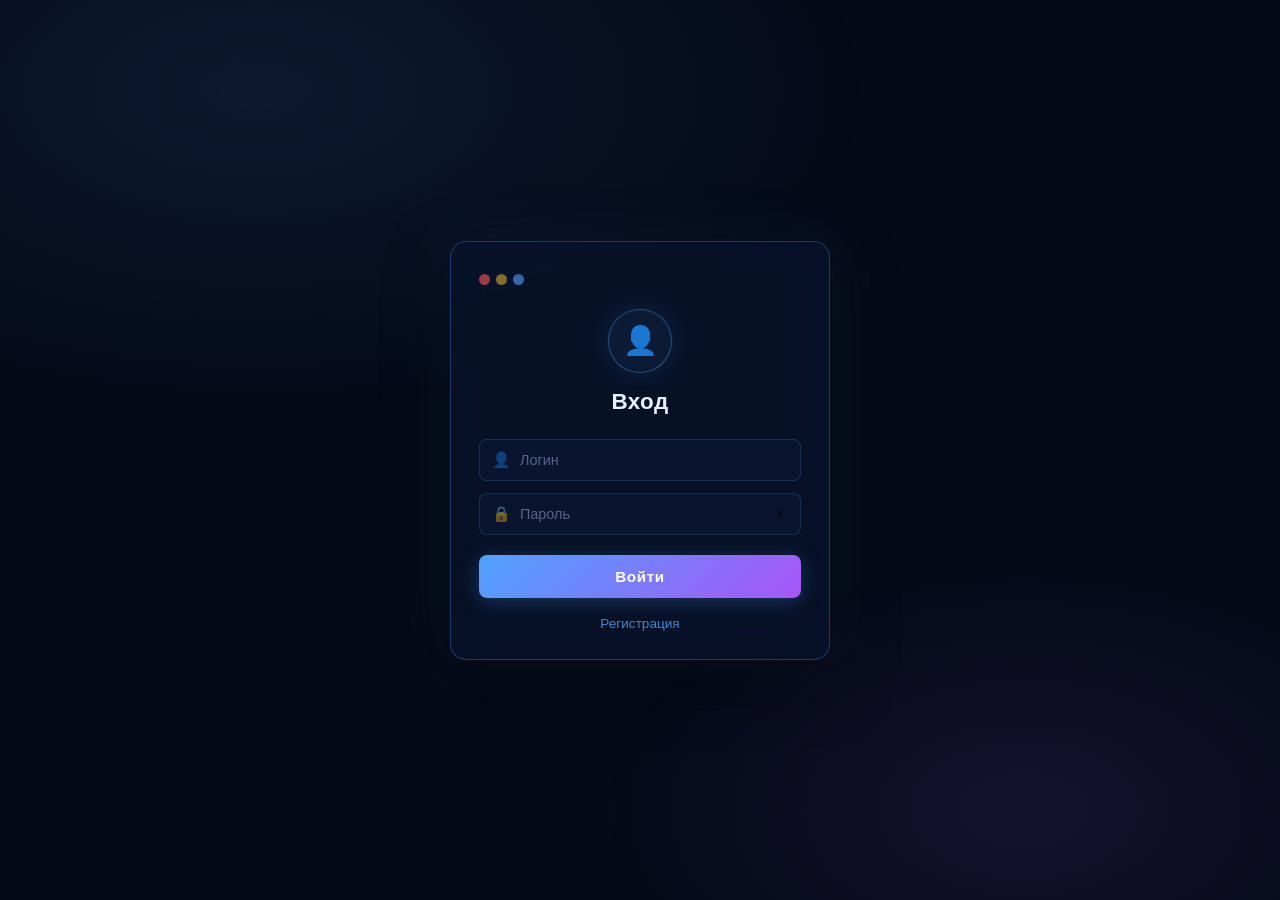
<file: static/login.html>
<!DOCTYPE html>
<html lang="ru">
<head>
    <meta charset="UTF-8">
    <meta name="viewport" content="width=device-width, initial-scale=1.0">
    <title>Вход</title>
    <style>
        * { box-sizing: border-box; margin: 0; padding: 0; }

        body {
            font-family: -apple-system, BlinkMacSystemFont, 'Segoe UI', sans-serif;
            background: #050a18;
            min-height: 100vh;
            display: flex;
            align-items: center;
            justify-content: center;
            position: relative;
            overflow: hidden;
        }

        body::before {
            content: '';
            position: fixed;
            inset: 0;
            background:
                    radial-gradient(ellipse 80% 60% at 20% 10%, rgba(79,163,255,0.1) 0%, transparent 60%),
                    radial-gradient(ellipse 60% 50% at 80% 90%, rgba(168,85,247,0.1) 0%, transparent 55%);
            pointer-events: none;
        }

        .panel {
            position: relative;
            z-index: 1;
            width: 380px;
            background: rgba(8,18,40,0.9);
            border: 1px solid rgba(80,160,255,0.3);
            border-radius: 16px;
            padding: 32px 28px 28px;
            backdrop-filter: blur(20px);
            box-shadow: 0 0 60px rgba(79,163,255,0.08), 0 20px 60px rgba(0,0,0,0.5);
            animation: fadeIn 0.4s ease;
        }

        @keyframes fadeIn {
            from { opacity: 0; transform: translateY(16px); }
            to   { opacity: 1; transform: translateY(0); }
        }

        .dots {
            display: flex;
            gap: 6px;
            margin-bottom: 24px;
        }
        .dots i {
            display: block;
            width: 11px;
            height: 11px;
            border-radius: 50%;
        }
        .dots i:nth-child(1) { background: rgba(255,90,90,0.6); }
        .dots i:nth-child(2) { background: rgba(255,200,50,0.5); }
        .dots i:nth-child(3) { background: rgba(79,163,255,0.6); }

        .avatar {
            width: 64px;
            height: 64px;
            border-radius: 50%;
            border: 1.5px solid rgba(79,163,255,0.4);
            background: rgba(79,163,255,0.07);
            display: flex;
            align-items: center;
            justify-content: center;
            margin: 0 auto 16px;
            box-shadow: 0 0 24px rgba(79,163,255,0.15);
            font-size: 28px;
        }

        h2 {
            text-align: center;
            color: #e8f0ff;
            font-size: 1.4rem;
            font-weight: 600;
            margin-bottom: 24px;
            letter-spacing: 0.02em;
        }

        .field {
            position: relative;
            margin-bottom: 12px;
        }

        .field input {
            width: 100%;
            background: rgba(10,22,50,0.8);
            border: 1px solid rgba(80,160,255,0.2);
            border-radius: 8px;
            color: #e8f0ff;
            font-family: inherit;
            font-size: 0.9rem;
            padding: 12px 14px 12px 40px;
            outline: none;
            transition: border-color 0.2s, box-shadow 0.2s;
        }

        .field input::placeholder { color: rgba(180,200,255,0.45); }

        .field input:focus {
            border-color: rgba(79,163,255,0.6);
            box-shadow: 0 0 0 3px rgba(79,163,255,0.08);
        }

        .field .ico {
            position: absolute;
            left: 13px;
            top: 50%;
            transform: translateY(-50%);
            font-size: 15px;
            opacity: 0.45;
            pointer-events: none;
        }

        .field .eye {
            position: absolute;
            right: 13px;
            top: 50%;
            transform: translateY(-50%);
            font-size: 15px;
            opacity: 0.45;
            cursor: pointer;
        }
        .field .eye:hover { opacity: 0.8; }

        .error-box {
            display: none;
            color: #ff4d6d;
            font-size: 0.82rem;
            padding: 8px 12px;
            background: rgba(255,77,109,0.08);
            border: 1px solid rgba(255,77,109,0.2);
            border-radius: 8px;
            margin-bottom: 10px;
        }

        .btn-main {
            width: 100%;
            padding: 13px;
            border: none;
            border-radius: 8px;
            background: linear-gradient(135deg, #4fa3ff 0%, #a855f7 100%);
            color: #fff;
            font-family: inherit;
            font-size: 0.95rem;
            font-weight: 600;
            cursor: pointer;
            margin-top: 8px;
            letter-spacing: 0.04em;
            transition: opacity 0.2s, transform 0.15s, box-shadow 0.2s;
            box-shadow: 0 4px 20px rgba(79,163,255,0.25);
        }

        .btn-main:hover {
            opacity: 0.9;
            transform: translateY(-1px);
            box-shadow: 0 6px 28px rgba(79,163,255,0.35);
        }

        .btn-main:disabled { opacity: 0.6; cursor: not-allowed; transform: none; }

        .link {
            display: block;
            text-align: center;
            margin-top: 18px;
            font-size: 0.85rem;
            color: #4fa3ff;
            text-decoration: none;
            opacity: 0.8;
        }
        .link:hover { opacity: 1; }
    </style>
</head>
<body>
<div class="panel">
    <div class="dots"><i></i><i></i><i></i></div>

    <div class="avatar">👤</div>
    <h2>Вход</h2>

    <div class="field">
        <span class="ico">👤</span>
        <input id="username" type="text" placeholder="Логин" autocomplete="username">
    </div>

    <div class="field">
        <span class="ico">🔒</span>
        <input id="password" type="password" placeholder="Пароль" autocomplete="current-password">
        <span class="eye" onclick="togglePwd()">👁</span>
    </div>

    <div class="error-box" id="err"></div>

    <button class="btn-main" id="btn" onclick="doLogin()">Войти</button>
    <a href="/register" class="link">Регистрация</a>
</div>

<script>
    function togglePwd() {
        const p = document.getElementById('password');
        p.type = p.type === 'password' ? 'text' : 'password';
    }

    document.addEventListener('keydown', e => { if (e.key === 'Enter') doLogin(); });

    async function doLogin() {
        const username = document.getElementById('username').value.trim();
        const password = document.getElementById('password').value;
        const err = document.getElementById('err');
        const btn = document.getElementById('btn');

        err.style.display = 'none';
        if (!username || !password) { showErr('Заполните все поля'); return; }

        btn.textContent = 'Вход...';
        btn.disabled = true;

        try {
            const res = await fetch('/auth/sign-in', {
                method: 'POST',
                headers: { 'Content-Type': 'application/json' },
                body: JSON.stringify({ username, password })
            });
            const result = await res.json();
            if (!res.ok) { showErr(result.message || 'Неверный логин или пароль'); return; }
            localStorage.setItem('token', result.token);
            if (result.user?.name) localStorage.setItem('userName', result.user.name);
            window.location.href = '/home';
        } catch { showErr('Ошибка сети'); }
        finally { btn.textContent = 'Войти'; btn.disabled = false; }
    }

    function showErr(msg) {
        const e = document.getElementById('err');
        e.textContent = msg;
        e.style.display = 'block';
    }
</script>
</body>
</html>
</file>
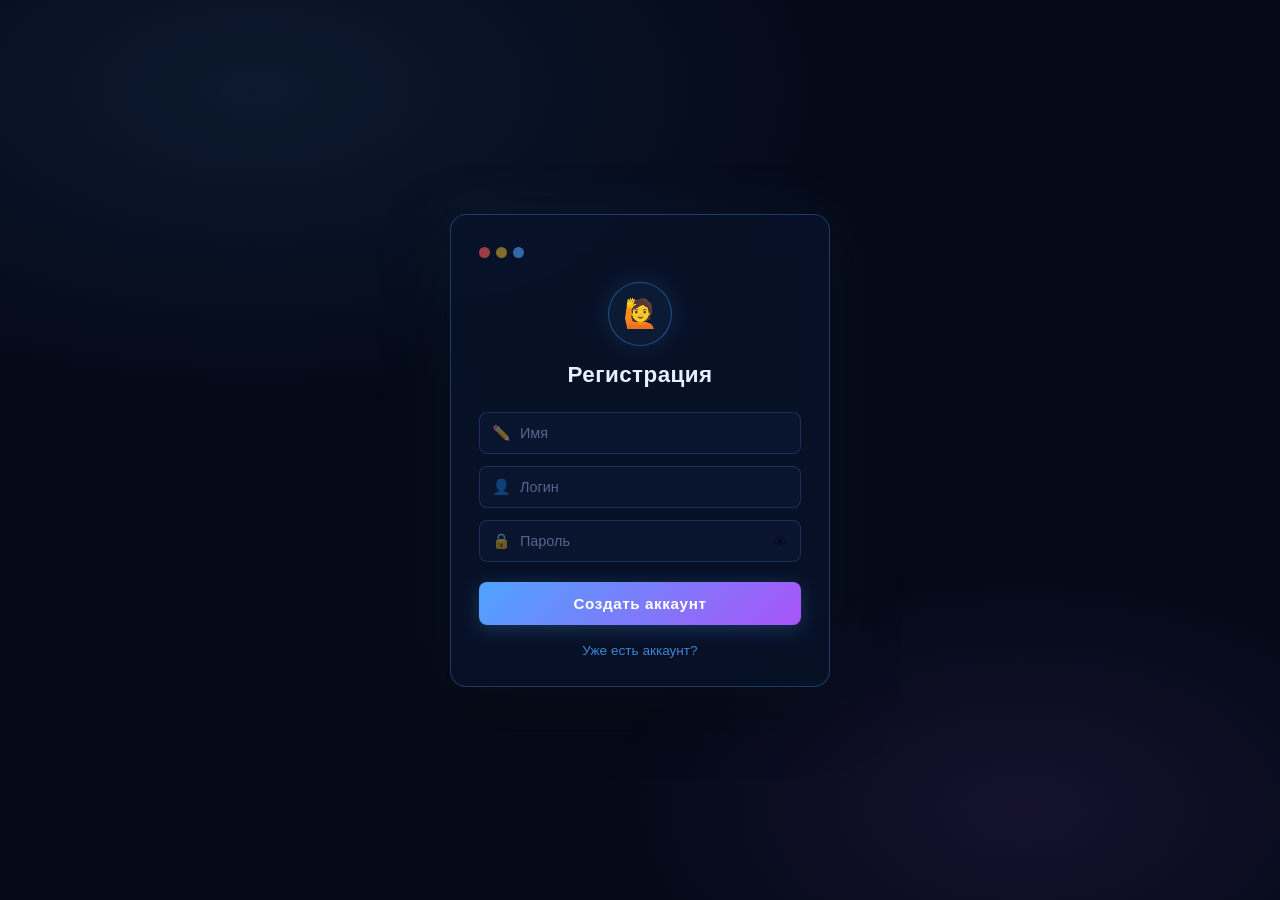
<file: static/register.html>
<!DOCTYPE html>
<html lang="ru">
<head>
    <meta charset="UTF-8">
    <meta name="viewport" content="width=device-width, initial-scale=1.0">
    <title>Регистрация</title>
    <style>
        * { box-sizing: border-box; margin: 0; padding: 0; }

        body {
            font-family: -apple-system, BlinkMacSystemFont, 'Segoe UI', sans-serif;
            background: #050a18;
            min-height: 100vh;
            display: flex;
            align-items: center;
            justify-content: center;
            position: relative;
            overflow: hidden;
        }

        body::before {
            content: '';
            position: fixed;
            inset: 0;
            background:
                    radial-gradient(ellipse 80% 60% at 20% 10%, rgba(79,163,255,0.1) 0%, transparent 60%),
                    radial-gradient(ellipse 60% 50% at 80% 90%, rgba(168,85,247,0.1) 0%, transparent 55%);
            pointer-events: none;
        }

        .panel {
            position: relative;
            z-index: 1;
            width: 380px;
            background: rgba(8,18,40,0.9);
            border: 1px solid rgba(80,160,255,0.3);
            border-radius: 16px;
            padding: 32px 28px 28px;
            backdrop-filter: blur(20px);
            box-shadow: 0 0 60px rgba(79,163,255,0.08), 0 20px 60px rgba(0,0,0,0.5);
            animation: fadeIn 0.4s ease;
        }

        @keyframes fadeIn {
            from { opacity: 0; transform: translateY(16px); }
            to   { opacity: 1; transform: translateY(0); }
        }

        .dots { display: flex; gap: 6px; margin-bottom: 24px; }
        .dots i { display: block; width: 11px; height: 11px; border-radius: 50%; }
        .dots i:nth-child(1) { background: rgba(255,90,90,0.6); }
        .dots i:nth-child(2) { background: rgba(255,200,50,0.5); }
        .dots i:nth-child(3) { background: rgba(79,163,255,0.6); }

        .avatar {
            width: 64px; height: 64px; border-radius: 50%;
            border: 1.5px solid rgba(79,163,255,0.4);
            background: rgba(79,163,255,0.07);
            display: flex; align-items: center; justify-content: center;
            margin: 0 auto 16px;
            box-shadow: 0 0 24px rgba(79,163,255,0.15);
            font-size: 28px;
        }

        h2 {
            text-align: center; color: #e8f0ff;
            font-size: 1.4rem; font-weight: 600;
            margin-bottom: 24px; letter-spacing: 0.02em;
        }

        .field { position: relative; margin-bottom: 12px; }

        .field input {
            width: 100%;
            background: rgba(10,22,50,0.8);
            border: 1px solid rgba(80,160,255,0.2);
            border-radius: 8px;
            color: #e8f0ff;
            font-family: inherit; font-size: 0.9rem;
            padding: 12px 14px 12px 40px;
            outline: none;
            transition: border-color 0.2s, box-shadow 0.2s;
        }

        .field input::placeholder { color: rgba(180,200,255,0.45); }
        .field input:focus {
            border-color: rgba(79,163,255,0.6);
            box-shadow: 0 0 0 3px rgba(79,163,255,0.08);
        }

        .field .ico {
            position: absolute; left: 13px; top: 50%;
            transform: translateY(-50%); font-size: 15px;
            opacity: 0.45; pointer-events: none;
        }

        .field .eye {
            position: absolute; right: 13px; top: 50%;
            transform: translateY(-50%); font-size: 15px;
            opacity: 0.45; cursor: pointer;
        }
        .field .eye:hover { opacity: 0.8; }

        .msg-box {
            display: none; font-size: 0.82rem;
            padding: 8px 12px; border-radius: 8px; margin-bottom: 10px;
        }
        .msg-box.error { color: #ff4d6d; background: rgba(255,77,109,0.08); border: 1px solid rgba(255,77,109,0.2); }
        .msg-box.success { color: #22d3a5; background: rgba(34,211,165,0.08); border: 1px solid rgba(34,211,165,0.2); }

        .btn-main {
            width: 100%; padding: 13px; border: none; border-radius: 8px;
            background: linear-gradient(135deg, #4fa3ff 0%, #a855f7 100%);
            color: #fff; font-family: inherit; font-size: 0.95rem; font-weight: 600;
            cursor: pointer; margin-top: 8px; letter-spacing: 0.04em;
            transition: opacity 0.2s, transform 0.15s, box-shadow 0.2s;
            box-shadow: 0 4px 20px rgba(79,163,255,0.25);
        }
        .btn-main:hover { opacity: 0.9; transform: translateY(-1px); box-shadow: 0 6px 28px rgba(79,163,255,0.35); }
        .btn-main:disabled { opacity: 0.6; cursor: not-allowed; transform: none; }

        .link { display: block; text-align: center; margin-top: 18px; font-size: 0.85rem; color: #4fa3ff; text-decoration: none; opacity: 0.8; }
        .link:hover { opacity: 1; }
    </style>
</head>
<body>
<div class="panel">
    <div class="dots"><i></i><i></i><i></i></div>
    <div class="avatar">🙋</div>
    <h2>Регистрация</h2>

    <div class="field">
        <span class="ico">✏️</span>
        <input id="name" type="text" placeholder="Имя" autocomplete="name">
    </div>
    <div class="field">
        <span class="ico">👤</span>
        <input id="username" type="text" placeholder="Логин" autocomplete="username">
    </div>
    <div class="field">
        <span class="ico">🔒</span>
        <input id="password" type="password" placeholder="Пароль" autocomplete="new-password">
        <span class="eye" onclick="togglePwd()">👁</span>
    </div>

    <div class="msg-box" id="msg"></div>

    <button class="btn-main" id="btn" onclick="doRegister()">Создать аккаунт</button>
    <a href="/login" class="link">Уже есть аккаунт?</a>
</div>

<script>
    function togglePwd() {
        const p = document.getElementById('password');
        p.type = p.type === 'password' ? 'text' : 'password';
    }

    document.addEventListener('keydown', e => { if (e.key === 'Enter') doRegister(); });

    async function doRegister() {
        const name = document.getElementById('name').value.trim();
        const username = document.getElementById('username').value.trim();
        const password = document.getElementById('password').value;
        const btn = document.getElementById('btn');

        showMsg('', '');
        if (!name || !username || !password) { showMsg('error', 'Заполните все поля'); return; }

        btn.textContent = 'Создание...';
        btn.disabled = true;

        try {
            const res = await fetch('/auth/sign-up', {
                method: 'POST',
                headers: { 'Content-Type': 'application/json' },
                body: JSON.stringify({ name, username, password })
            });

            if (res.ok) {
                showMsg('success', 'Аккаунт создан! Переход...');
                setTimeout(() => window.location.href = '/login', 1200);
            } else {
                const err = await res.json();
                showMsg('error', err.message || 'Такой логин уже занят');
            }
        } catch { showMsg('error', 'Ошибка сети'); }
        finally { btn.textContent = 'Создать аккаунт'; btn.disabled = false; }
    }

    function showMsg(type, text) {
        const el = document.getElementById('msg');
        el.className = 'msg-box' + (type ? ' ' + type : '');
        el.textContent = text;
        el.style.display = text ? 'block' : 'none';
    }
</script>
</body>
</html>
</file>
